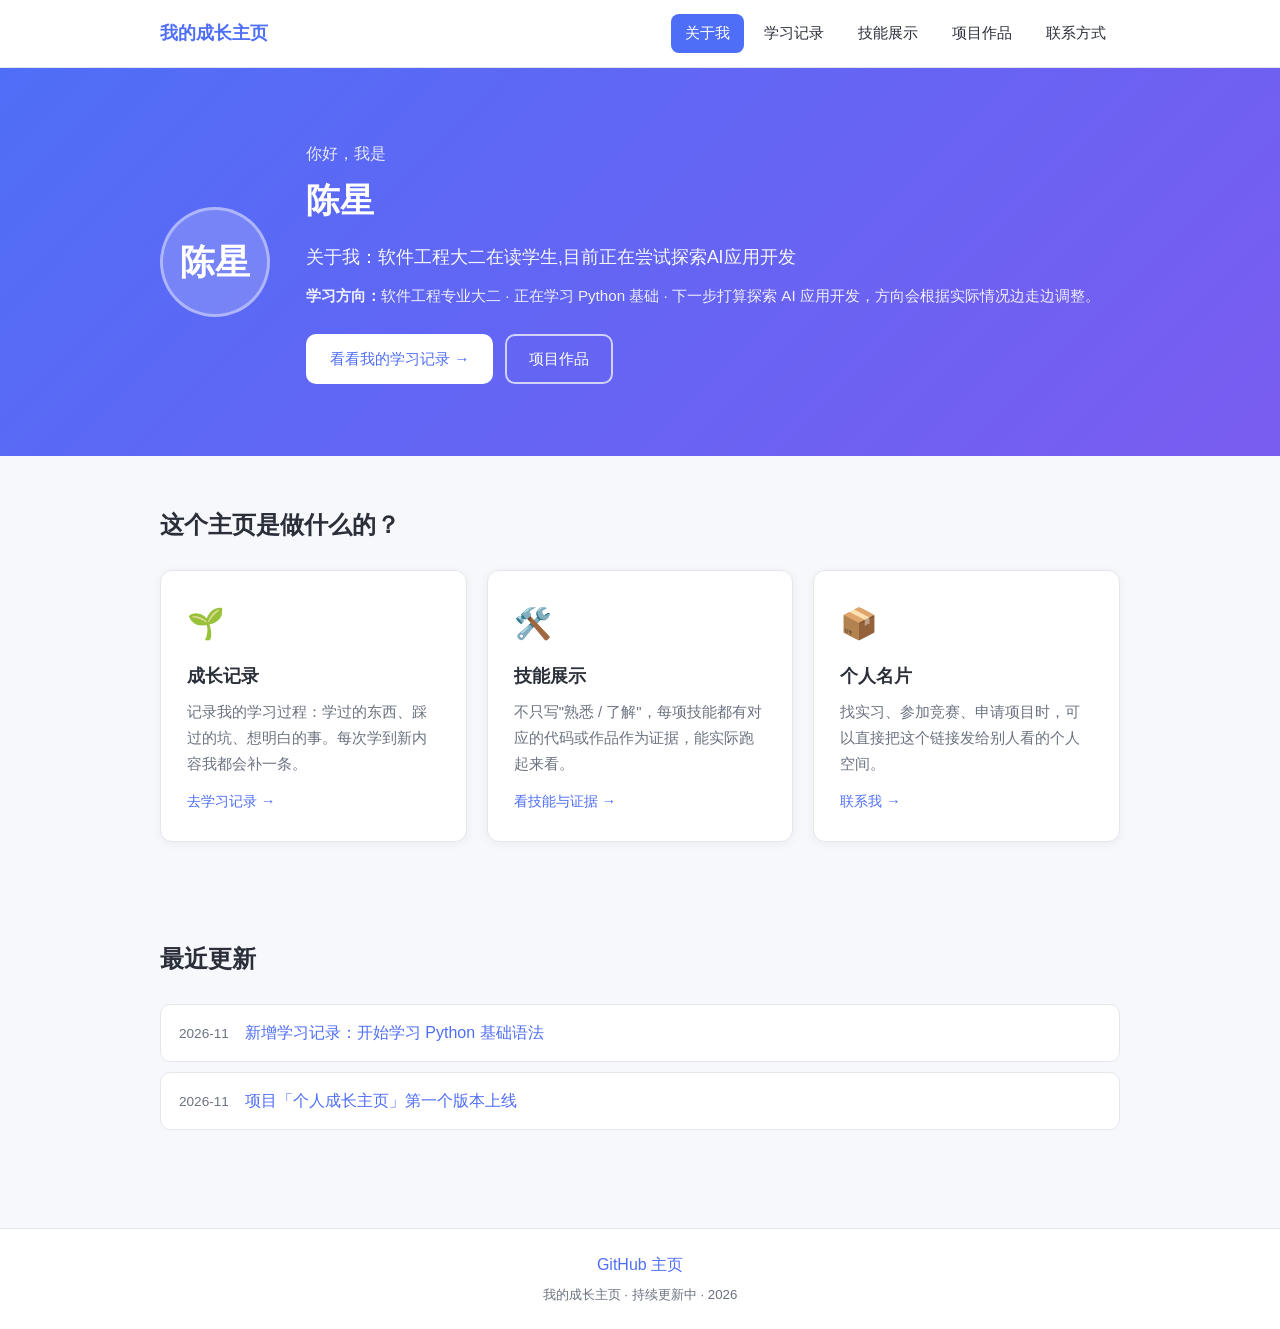
<file: index.html>
<!DOCTYPE html>
<html lang="zh-CN">
<head>
  <meta charset="UTF-8">
  <meta name="viewport" content="width=device-width, initial-scale=1.0">
  <title>首页 · 关于我 | 我的成长主页</title>
  <meta name="description" content="我的个人学习记录与技能展示主页">
  <link rel="stylesheet" href="css/style.css">
</head>
<body>

  <!-- 顶部导航栏：每个页面共用，当前页面会自动高亮（见 js/main.js） -->
  <header class="site-header">
    <nav class="nav container">
      <a href="index.html" class="nav-logo">我的成长主页</a>
      <ul class="nav-links" id="navLinks">
        <li><a href="index.html">关于我</a></li>
        <li><a href="records.html">学习记录</a></li>
        <li><a href="skills.html">技能展示</a></li>
        <li><a href="projects.html">项目作品</a></li>
        <li><a href="contact.html">联系方式</a></li>
      </ul>
      <button class="nav-toggle" id="navToggle" aria-label="打开菜单">☰</button>
    </nav>
  </header>

  <main>
    <!-- ① 关于我：我是谁 / 学习方向 / 一句话介绍 -->
    <section class="hero">
      <div class="container hero-inner">
        <div class="hero-avatar" aria-hidden="true">陈星</div>
        <div class="hero-text">
          <p class="hero-hello">你好，我是</p>
          <h1>陈星</h1>
          <p class="hero-intro">
            关于我：软件工程大二在读学生,目前正在尝试探索AI应用开发
          </p>
          <p class="hero-direction">
            <strong>学习方向：</strong>软件工程专业大二 · 正在学习 Python 基础 ·
            下一步打算探索 AI 应用开发，方向会根据实际情况边走边调整。
          </p>
          <div class="hero-actions">
            <a class="btn btn-primary" href="records.html">看看我的学习记录 →</a>
            <a class="btn btn-outline" href="projects.html">项目作品</a>
          </div>
        </div>
      </div>
    </section>

    <!-- 这个主页是干什么的（对应作业目的） -->
    <section class="container section">
      <h2 class="section-title">这个主页是做什么的？</h2>
      <div class="card-grid">
        <div class="card">
          <div class="card-icon">🌱</div>
          <h3>成长记录</h3>
          <p>记录我的学习过程：学过的东西、踩过的坑、想明白的事。每次学到新内容我都会补一条。</p>
          <a class="card-link" href="records.html">去学习记录 →</a>
        </div>
        <div class="card">
          <div class="card-icon">🛠️</div>
          <h3>技能展示</h3>
          <p>不只写"熟悉 / 了解"，每项技能都有对应的代码或作品作为证据，能实际跑起来看。</p>
          <a class="card-link" href="skills.html">看技能与证据 →</a>
        </div>
        <div class="card">
          <div class="card-icon">📦</div>
          <h3>个人名片</h3>
          <p>找实习、参加竞赛、申请项目时，可以直接把这个链接发给别人看的个人空间。</p>
          <a class="card-link" href="contact.html">联系我 →</a>
        </div>
      </div>
    </section>

    <!-- 最近更新（引导跳转到其他页面，满足"页面互相跳转"要求） -->
    <section class="container section">
      <h2 class="section-title">最近更新</h2>
      <ul class="update-list">
        <li>
          <span class="update-date">2026-11</span>
          <a href="records.html">新增学习记录：开始学习 Python 基础语法</a>
        </li>
        <li>
          <span class="update-date">2026-11</span>
          <a href="projects.html">项目「个人成长主页」第一个版本上线</a>
        </li>
        <!-- TODO: 每次更新内容后在这里加一条 -->
      </ul>
    </section>
  </main>

  <!-- 页脚：所有页面共用 -->
  <footer class="site-footer">
    <div class="container">
      <p>
        <a href="https://github.com/justdoit2812" target="_blank" rel="noopener">GitHub 主页</a>
      </p>
      <p class="footer-meta">我的成长主页 · 持续更新中 · <span id="year">2026</span></p>
    </div>
  </footer>

  <button id="backTop" class="back-top" title="回到顶部" aria-label="回到顶部">↑</button>
  <script src="js/main.js"></script>
</body>
</html>
</file>
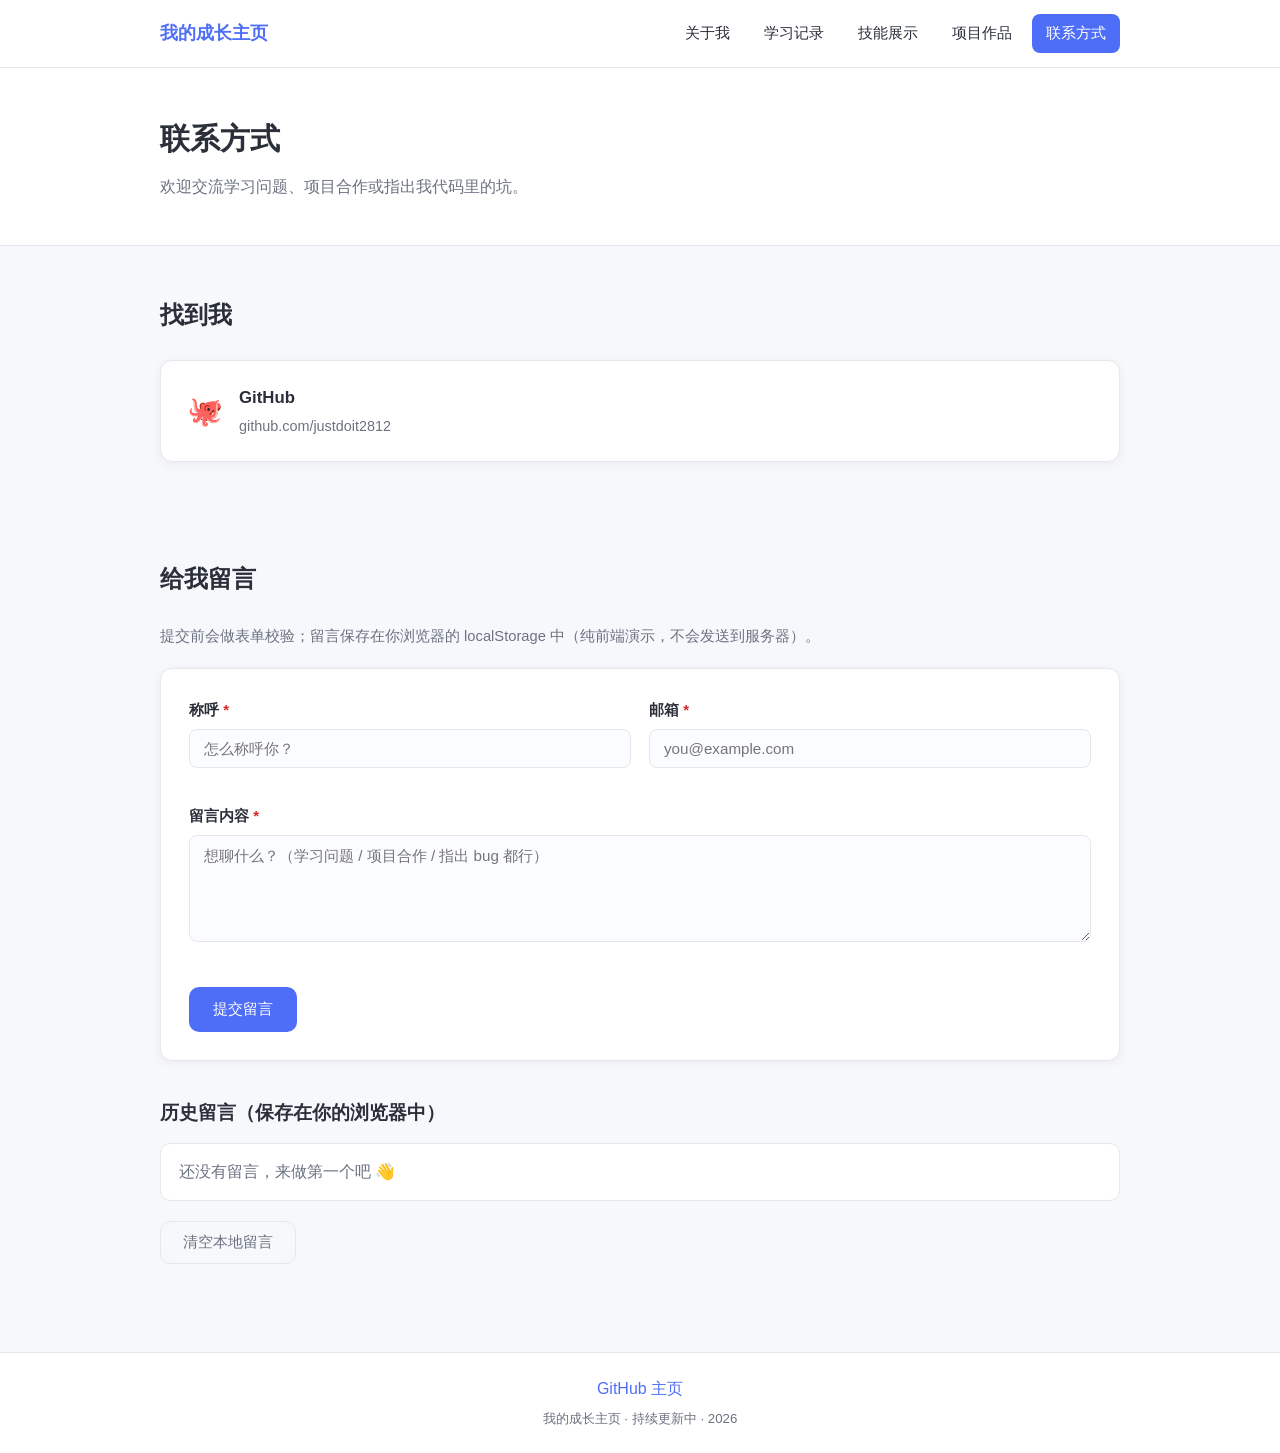
<file: contact.html>
<!DOCTYPE html>
<html lang="zh-CN">
<head>
  <meta charset="UTF-8">
  <meta name="viewport" content="width=device-width, initial-scale=1.0">
  <title>联系方式 | 我的成长主页</title>
  <link rel="stylesheet" href="css/style.css">
</head>
<body>

  <header class="site-header">
    <nav class="nav container">
      <a href="index.html" class="nav-logo">我的成长主页</a>
      <ul class="nav-links" id="navLinks">
        <li><a href="index.html">关于我</a></li>
        <li><a href="records.html">学习记录</a></li>
        <li><a href="skills.html">技能展示</a></li>
        <li><a href="projects.html">项目作品</a></li>
        <li><a href="contact.html">联系方式</a></li>
      </ul>
      <button class="nav-toggle" id="navToggle" aria-label="打开菜单">☰</button>
    </nav>
  </header>

  <main>
    <section class="page-head">
      <div class="container">
        <h1>联系方式</h1>
        <p>欢迎交流学习问题、项目合作或指出我代码里的坑。</p>
      </div>
    </section>

    <!-- ⑤ 联系方式：GitHub（不放手机号、住址等隐私信息） -->
    <section class="container section">
      <h2 class="section-title">找到我</h2>
      <div class="contact-grid">
        <a class="contact-card" href="https://github.com/justdoit2812" target="_blank" rel="noopener">
          <div class="contact-icon">🐙</div>
          <div>
            <h3>GitHub</h3>
            <p>github.com/justdoit2812</p>
          </div>
        </a>
      </div>
    </section>

    <!-- 交互元素：留言表单（JS 校验 + localStorage 保存，逻辑见 js/main.js） -->
    <section class="container section">
      <h2 class="section-title">给我留言</h2>
      <p class="form-desc">提交前会做表单校验；留言保存在你浏览器的 localStorage 中（纯前端演示，不会发送到服务器）。</p>

      <form id="messageForm" class="message-form" novalidate>
        <div class="form-row">
          <div class="form-field">
            <label for="name">称呼 <span class="required">*</span></label>
            <input type="text" id="name" name="name" placeholder="怎么称呼你？" maxlength="20">
            <p class="form-error" id="nameError"></p>
          </div>
          <div class="form-field">
            <label for="email">邮箱 <span class="required">*</span></label>
            <input type="email" id="email" name="email" placeholder="you@example.com">
            <p class="form-error" id="emailError"></p>
          </div>
        </div>
        <div class="form-field">
          <label for="message">留言内容 <span class="required">*</span></label>
          <textarea id="message" name="message" rows="5" placeholder="想聊什么？（学习问题 / 项目合作 / 指出 bug 都行）" maxlength="300"></textarea>
          <p class="form-error" id="messageError"></p>
        </div>
        <button type="submit" class="btn btn-primary">提交留言</button>
        <p class="form-success" id="formSuccess">✅ 提交成功！感谢留言，我会尽快查看。</p>
      </form>

      <div id="messageList" class="message-list-wrap">
        <h3>历史留言（保存在你的浏览器中）</h3>
        <ul id="messageListInner" class="message-list">
          <!-- 留言由 js/main.js 动态渲染 -->
        </ul>
        <button id="clearMessages" class="btn btn-ghost" type="button">清空本地留言</button>
      </div>
    </section>
  </main>

  <footer class="site-footer">
    <div class="container">
      <p>
        <a href="https://github.com/justdoit2812" target="_blank" rel="noopener">GitHub 主页</a>
      </p>
      <p class="footer-meta">我的成长主页 · 持续更新中 · <span id="year">2026</span></p>
    </div>
  </footer>

  <button id="backTop" class="back-top" title="回到顶部" aria-label="回到顶部">↑</button>
  <script src="js/main.js"></script>
</body>
</html>
</file>
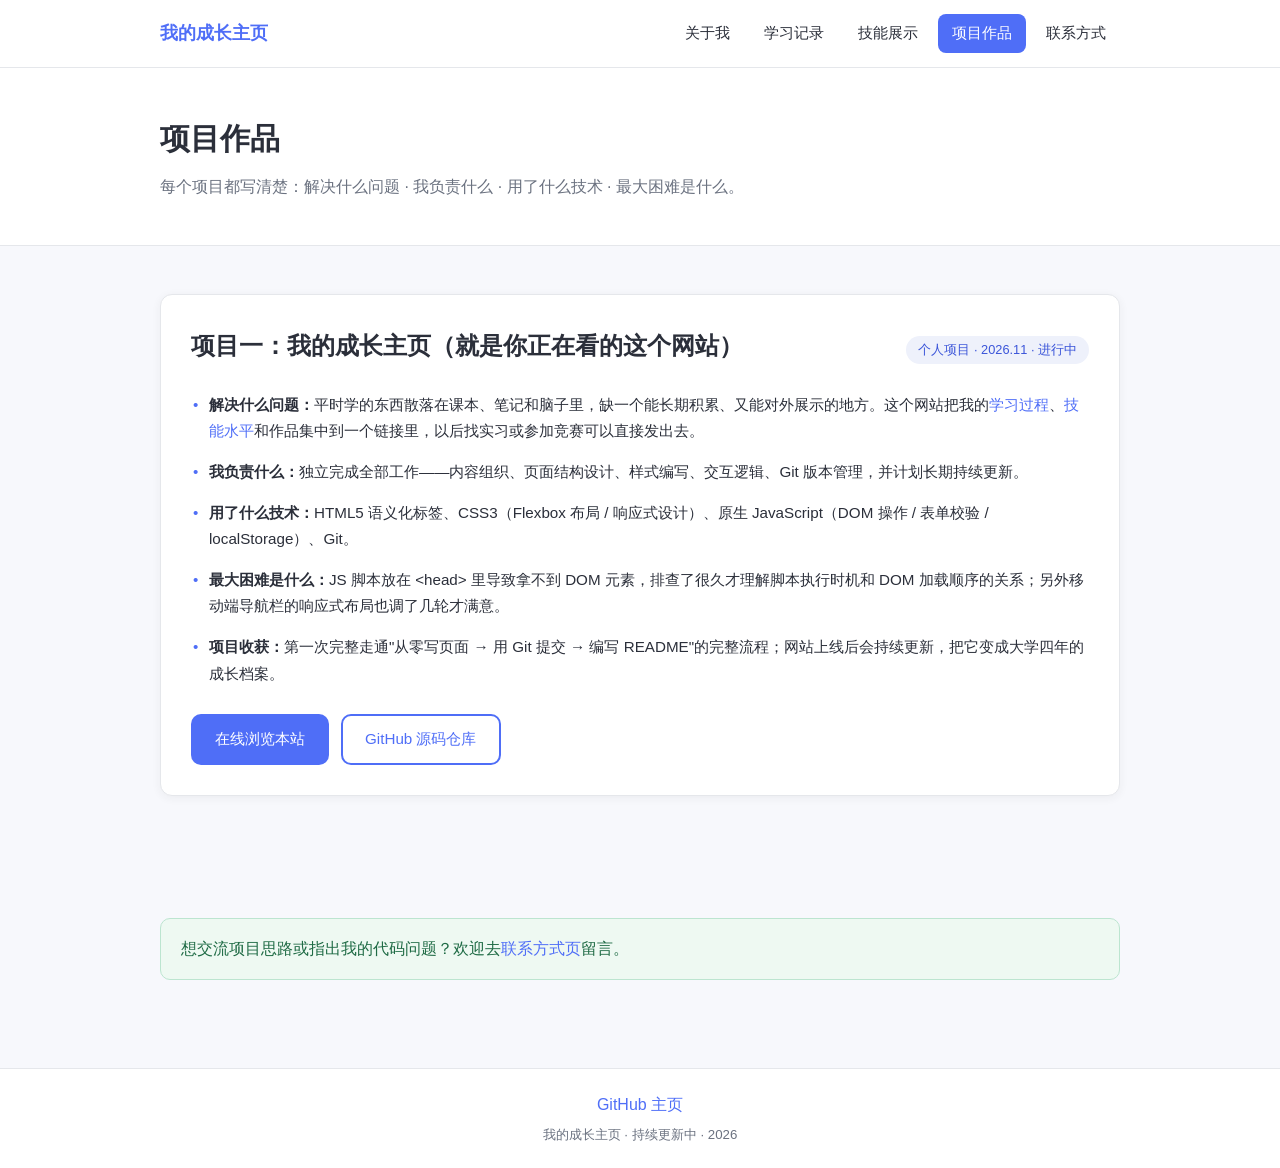
<file: projects.html>
<!DOCTYPE html>
<html lang="zh-CN">
<head>
  <meta charset="UTF-8">
  <meta name="viewport" content="width=device-width, initial-scale=1.0">
  <title>项目作品 | 我的成长主页</title>
  <link rel="stylesheet" href="css/style.css">
</head>
<body>

  <header class="site-header">
    <nav class="nav container">
      <a href="index.html" class="nav-logo">我的成长主页</a>
      <ul class="nav-links" id="navLinks">
        <li><a href="index.html">关于我</a></li>
        <li><a href="records.html">学习记录</a></li>
        <li><a href="skills.html">技能展示</a></li>
        <li><a href="projects.html">项目作品</a></li>
        <li><a href="contact.html">联系方式</a></li>
      </ul>
      <button class="nav-toggle" id="navToggle" aria-label="打开菜单">☰</button>
    </nav>
  </header>

  <main>
    <section class="page-head">
      <div class="container">
        <h1>项目作品</h1>
        <p>每个项目都写清楚：解决什么问题 · 我负责什么 · 用了什么技术 · 最大困难是什么。</p>
      </div>
    </section>

    <!-- ④ 项目作品：至少 1 个 -->
    <section class="container section">

      <!-- 项目一（即本网站本身，真实不编造） -->
      <article class="project-card">
        <div class="project-head">
          <h2>项目一：我的成长主页（就是你正在看的这个网站）</h2>
          <span class="project-tag">个人项目 · 2026.11 · 进行中</span>
        </div>
        <div class="project-grid">
          <div class="project-info">
            <ul class="record-list">
              <li><strong>解决什么问题：</strong>平时学的东西散落在课本、笔记和脑子里，缺一个能长期积累、又能对外展示的地方。这个网站把我的<a href="records.html">学习过程</a>、<a href="skills.html">技能水平</a>和作品集中到一个链接里，以后找实习或参加竞赛可以直接发出去。</li>
              <li><strong>我负责什么：</strong>独立完成全部工作——内容组织、页面结构设计、样式编写、交互逻辑、Git 版本管理，并计划长期持续更新。</li>
              <li><strong>用了什么技术：</strong>HTML5 语义化标签、CSS3（Flexbox 布局 / 响应式设计）、原生 JavaScript（DOM 操作 / 表单校验 / localStorage）、Git。</li>
              <li><strong>最大困难是什么：</strong>JS 脚本放在 &lt;head&gt; 里导致拿不到 DOM 元素，排查了很久才理解脚本执行时机和 DOM 加载顺序的关系；另外移动端导航栏的响应式布局也调了几轮才满意。</li>
              <li><strong>项目收获：</strong>第一次完整走通"从零写页面 → 用 Git 提交 → 编写 README"的完整流程；网站上线后会持续更新，把它变成大学四年的成长档案。</li>
            </ul>
          </div>
        </div>
        <div class="project-links">
          <a class="btn btn-primary" href="index.html">在线浏览本站</a>
          <a class="btn btn-outline" href="https://github.com/justdoit2812/growth-homepage" target="_blank" rel="noopener">GitHub 源码仓库</a>
        </div>
      </article>

      <!-- TODO: 后续做了新项目，复制上面这个 project-card 结构继续添加 -->
    </section>

    <section class="container section">
      <p class="tip">想交流项目思路或指出我的代码问题？欢迎去<a href="contact.html">联系方式页</a>留言。</p>
    </section>
  </main>

  <footer class="site-footer">
    <div class="container">
      <p>
        <a href="https://github.com/justdoit2812" target="_blank" rel="noopener">GitHub 主页</a>
      </p>
      <p class="footer-meta">我的成长主页 · 持续更新中 · <span id="year">2026</span></p>
    </div>
  </footer>

  <button id="backTop" class="back-top" title="回到顶部" aria-label="回到顶部">↑</button>
  <script src="js/main.js"></script>
</body>
</html>
</file>
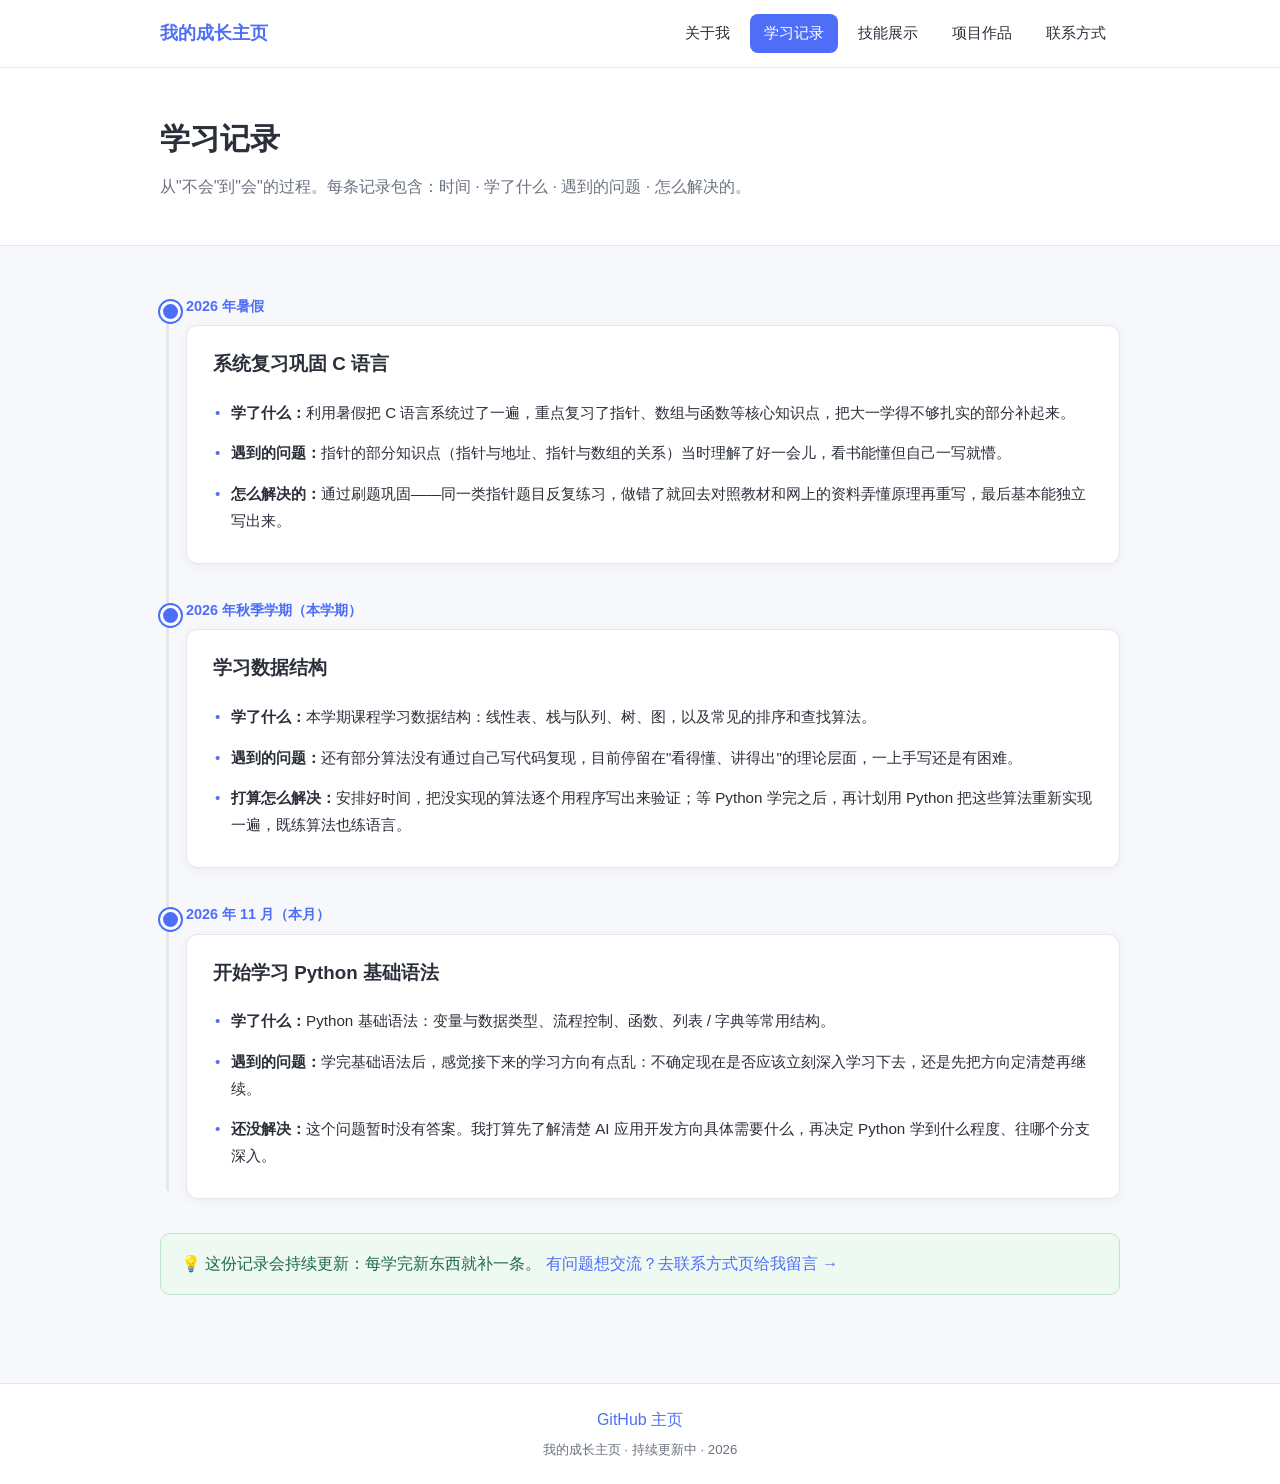
<file: records.html>
<!DOCTYPE html>
<html lang="zh-CN">
<head>
  <meta charset="UTF-8">
  <meta name="viewport" content="width=device-width, initial-scale=1.0">
  <title>学习记录 | 我的成长主页</title>
  <link rel="stylesheet" href="css/style.css">
</head>
<body>

  <header class="site-header">
    <nav class="nav container">
      <a href="index.html" class="nav-logo">我的成长主页</a>
      <ul class="nav-links" id="navLinks">
        <li><a href="index.html">关于我</a></li>
        <li><a href="records.html">学习记录</a></li>
        <li><a href="skills.html">技能展示</a></li>
        <li><a href="projects.html">项目作品</a></li>
        <li><a href="contact.html">联系方式</a></li>
      </ul>
      <button class="nav-toggle" id="navToggle" aria-label="打开菜单">☰</button>
    </nav>
  </header>

  <main>
    <section class="page-head">
      <div class="container">
        <h1>学习记录</h1>
        <p>从"不会"到"会"的过程。每条记录包含：时间 · 学了什么 · 遇到的问题 · 怎么解决的。</p>
      </div>
    </section>

    <!-- ② 学习记录：时间线形式，每条包含 时间/学了什么/问题/解决方式 -->
    <section class="container section">
      <ol class="timeline">

        <li class="timeline-item">
          <div class="timeline-date">2026 年暑假</div>
          <div class="timeline-body">
            <h3>系统复习巩固 C 语言</h3>
            <ul class="record-list">
              <li><strong>学了什么：</strong>利用暑假把 C 语言系统过了一遍，重点复习了指针、数组与函数等核心知识点，把大一学得不够扎实的部分补起来。</li>
              <li><strong>遇到的问题：</strong>指针的部分知识点（指针与地址、指针与数组的关系）当时理解了好一会儿，看书能懂但自己一写就懵。</li>
              <li><strong>怎么解决的：</strong>通过刷题巩固——同一类指针题目反复练习，做错了就回去对照教材和网上的资料弄懂原理再重写，最后基本能独立写出来。</li>
            </ul>
          </div>
        </li>

        <li class="timeline-item">
          <div class="timeline-date">2026 年秋季学期（本学期）</div>
          <div class="timeline-body">
            <h3>学习数据结构</h3>
            <ul class="record-list">
              <li><strong>学了什么：</strong>本学期课程学习数据结构：线性表、栈与队列、树、图，以及常见的排序和查找算法。</li>
              <li><strong>遇到的问题：</strong>还有部分算法没有通过自己写代码复现，目前停留在"看得懂、讲得出"的理论层面，一上手写还是有困难。</li>
              <li><strong>打算怎么解决：</strong>安排好时间，把没实现的算法逐个用程序写出来验证；等 Python 学完之后，再计划用 Python 把这些算法重新实现一遍，既练算法也练语言。</li>
            </ul>
          </div>
        </li>

        <li class="timeline-item">
          <div class="timeline-date">2026 年 11 月（本月）</div>
          <div class="timeline-body">
            <h3>开始学习 Python 基础语法</h3>
            <ul class="record-list">
              <li><strong>学了什么：</strong>Python 基础语法：变量与数据类型、流程控制、函数、列表 / 字典等常用结构。</li>
              <li><strong>遇到的问题：</strong>学完基础语法后，感觉接下来的学习方向有点乱：不确定现在是否应该立刻深入学习下去，还是先把方向定清楚再继续。</li>
              <li><strong>还没解决：</strong>这个问题暂时没有答案。我打算先了解清楚 AI 应用开发方向具体需要什么，再决定 Python 学到什么程度、往哪个分支深入。</li>
            </ul>
          </div>
        </li>

        <!-- TODO: 每学完新东西，复制上面一个 timeline-item 在这里继续添加 -->

      </ol>

      <p class="tip">
        💡 这份记录会持续更新：每学完新东西就补一条。
        <a href="contact.html">有问题想交流？去联系方式页给我留言 →</a>
      </p>
    </section>
  </main>

  <footer class="site-footer">
    <div class="container">
      <p>
        <a href="https://github.com/justdoit2812" target="_blank" rel="noopener">GitHub 主页</a>
      </p>
      <p class="footer-meta">我的成长主页 · 持续更新中 · <span id="year">2026</span></p>
    </div>
  </footer>

  <button id="backTop" class="back-top" title="回到顶部" aria-label="回到顶部">↑</button>
  <script src="js/main.js"></script>
</body>
</html>
</file>
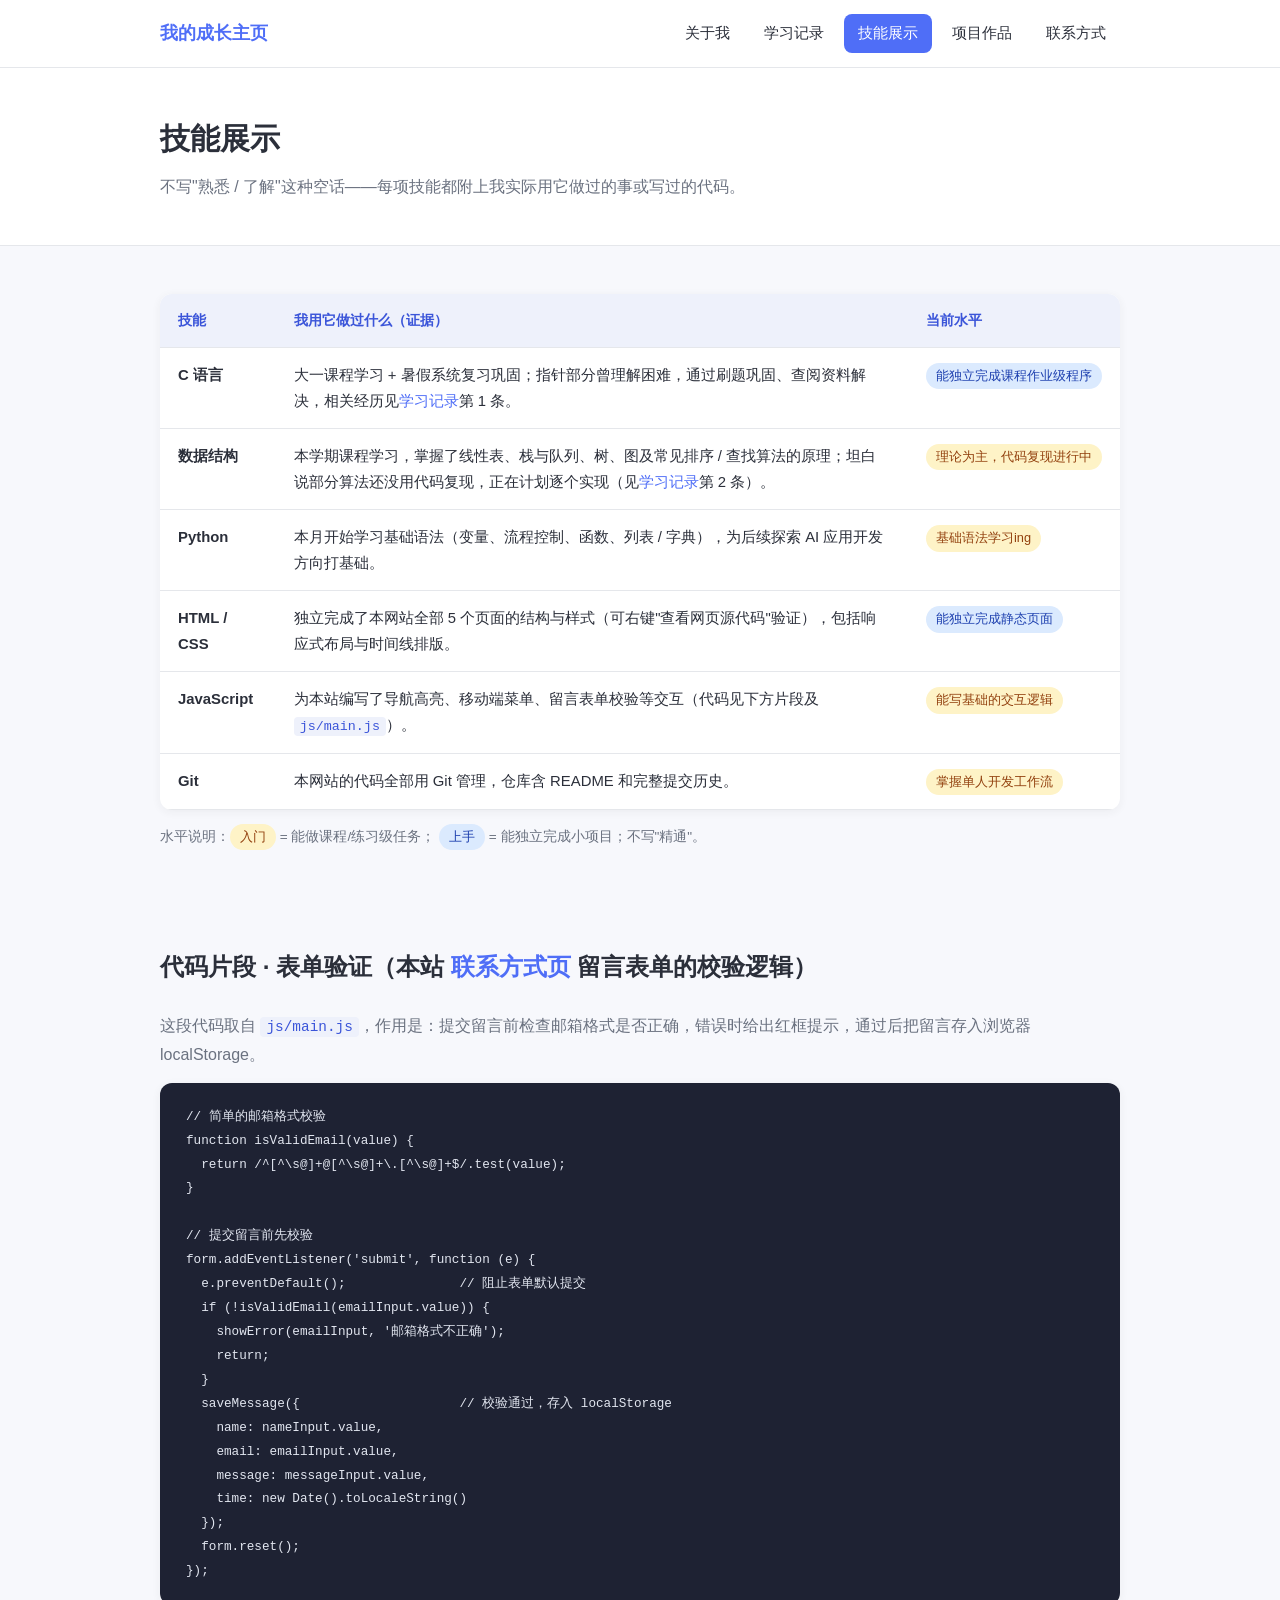
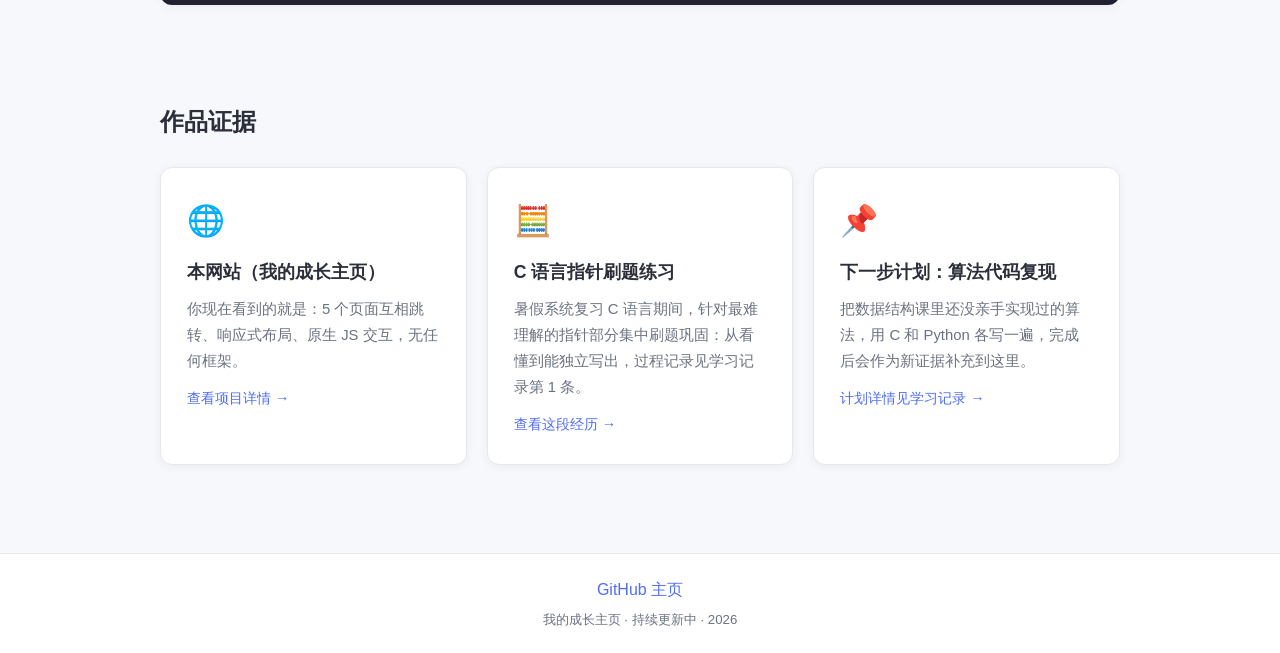
<file: skills.html>
<!DOCTYPE html>
<html lang="zh-CN">
<head>
  <meta charset="UTF-8">
  <meta name="viewport" content="width=device-width, initial-scale=1.0">
  <title>技能展示 | 我的成长主页</title>
  <link rel="stylesheet" href="css/style.css">
</head>
<body>

  <header class="site-header">
    <nav class="nav container">
      <a href="index.html" class="nav-logo">我的成长主页</a>
      <ul class="nav-links" id="navLinks">
        <li><a href="index.html">关于我</a></li>
        <li><a href="records.html">学习记录</a></li>
        <li><a href="skills.html">技能展示</a></li>
        <li><a href="projects.html">项目作品</a></li>
        <li><a href="contact.html">联系方式</a></li>
      </ul>
      <button class="nav-toggle" id="navToggle" aria-label="打开菜单">☰</button>
    </nav>
  </header>

  <main>
    <section class="page-head">
      <div class="container">
        <h1>技能展示</h1>
        <p>不写"熟悉 / 了解"这种空话——每项技能都附上我实际用它做过的事或写过的代码。</p>
      </div>
    </section>

    <!-- ③ 技能展示：技能 + 用它做过什么（证据） -->
    <section class="container section">
      <div class="skill-table">
        <table>
          <thead>
            <tr>
              <th>技能</th>
              <th>我用它做过什么（证据）</th>
              <th>当前水平</th>
            </tr>
          </thead>
          <tbody>
            <!-- 陈星的真实技能与证据 -->
            <tr>
              <td><strong>C 语言</strong></td>
              <td>大一课程学习 + 暑假系统复习巩固；指针部分曾理解困难，通过刷题巩固、查阅资料解决，相关经历见<a href="records.html">学习记录</a>第 1 条。</td>
              <td><span class="level level-2">能独立完成课程作业级程序</span></td>
            </tr>
            <tr>
              <td><strong>数据结构</strong></td>
              <td>本学期课程学习，掌握了线性表、栈与队列、树、图及常见排序 / 查找算法的原理；坦白说部分算法还没用代码复现，正在计划逐个实现（见<a href="records.html">学习记录</a>第 2 条）。</td>
              <td><span class="level level-1">理论为主，代码复现进行中</span></td>
            </tr>
            <tr>
              <td><strong>Python</strong></td>
              <td>本月开始学习基础语法（变量、流程控制、函数、列表 / 字典），为后续探索 AI 应用开发方向打基础。</td>
              <td><span class="level level-1">基础语法学习ing</span></td>
            </tr>
            <tr>
              <td><strong>HTML / CSS</strong></td>
              <td>独立完成了本网站全部 5 个页面的结构与样式（可右键"查看网页源代码"验证），包括响应式布局与时间线排版。</td>
              <td><span class="level level-2">能独立完成静态页面</span></td>
            </tr>
            <tr>
              <td><strong>JavaScript</strong></td>
              <td>为本站编写了导航高亮、移动端菜单、留言表单校验等交互（代码见下方片段及 <code>js/main.js</code>）。</td>
              <td><span class="level level-1">能写基础的交互逻辑</span></td>
            </tr>
            <tr>
              <td><strong>Git</strong></td>
              <td>本网站的代码全部用 Git 管理，仓库含 README 和完整提交历史。</td>
              <td><span class="level level-1">掌握单人开发工作流</span></td>
            </tr>
          </tbody>
        </table>
        <p class="level-legend">
          水平说明：<span class="level level-1">入门</span> = 能做课程/练习级任务；
          <span class="level level-2">上手</span> = 能独立完成小项目；不写"精通"。
        </p>
      </div>
    </section>

    <!-- 证据 1：代码片段（本站表单校验的真实代码） -->
    <section class="container section">
      <h2 class="section-title">代码片段 · 表单验证（本站 <a href="contact.html">联系方式页</a> 留言表单的校验逻辑）</h2>
      <p class="code-desc">这段代码取自 <code>js/main.js</code>，作用是：提交留言前检查邮箱格式是否正确，错误时给出红框提示，通过后把留言存入浏览器 localStorage。</p>
      <pre class="code-block"><code>// 简单的邮箱格式校验
function isValidEmail(value) {
  return /^[^\s@]+@[^\s@]+\.[^\s@]+$/.test(value);
}

// 提交留言前先校验
form.addEventListener('submit', function (e) {
  e.preventDefault();               // 阻止表单默认提交
  if (!isValidEmail(emailInput.value)) {
    showError(emailInput, '邮箱格式不正确');
    return;
  }
  saveMessage({                     // 校验通过，存入 localStorage
    name: nameInput.value,
    email: emailInput.value,
    message: messageInput.value,
    time: new Date().toLocaleString()
  });
  form.reset();
});</code></pre>
    </section>

    <!-- 证据 2：作品链接 -->
    <section class="container section">
      <h2 class="section-title">作品证据</h2>
      <div class="card-grid">
        <div class="card">
          <div class="card-icon">🌐</div>
          <h3>本网站（我的成长主页）</h3>
          <p>你现在看到的就是：5 个页面互相跳转、响应式布局、原生 JS 交互，无任何框架。</p>
          <a class="card-link" href="projects.html">查看项目详情 →</a>
        </div>
        <div class="card">
          <div class="card-icon">🧮</div>
          <h3>C 语言指针刷题练习</h3>
          <p>暑假系统复习 C 语言期间，针对最难理解的指针部分集中刷题巩固：从看懂到能独立写出，过程记录见学习记录第 1 条。</p>
          <a class="card-link" href="records.html">查看这段经历 →</a>
        </div>
        <div class="card">
          <div class="card-icon">📌</div>
          <h3>下一步计划：算法代码复现</h3>
          <p>把数据结构课里还没亲手实现过的算法，用 C 和 Python 各写一遍，完成后会作为新证据补充到这里。</p>
          <a class="card-link" href="records.html">计划详情见学习记录 →</a>
        </div>
      </div>
    </section>
  </main>

  <footer class="site-footer">
    <div class="container">
      <p>
        <a href="https://github.com/justdoit2812" target="_blank" rel="noopener">GitHub 主页</a>
      </p>
      <p class="footer-meta">我的成长主页 · 持续更新中 · <span id="year">2026</span></p>
    </div>
  </footer>

  <button id="backTop" class="back-top" title="回到顶部" aria-label="回到顶部">↑</button>
  <script src="js/main.js"></script>
</body>
</html>
</file>
<file: css/style.css>
/* ============================================================
   我的成长主页 · 共享样式表
   所有页面引用本文件，修改全局外观只需改这里
   ============================================================ */

/* ---------- 基础与变量 ---------- */
:root {
  --color-primary: #4f6ef7;      /* 主色：靛蓝 */
  --color-primary-dark: #3b55d9;
  --color-bg: #f7f8fc;           /* 页面背景 */
  --color-surface: #ffffff;      /* 卡片背景 */
  --color-text: #2b2f3a;         /* 正文文字 */
  --color-text-light: #6b7280;   /* 次要文字 */
  --color-border: #e5e7eb;
  --color-error: #dc2626;
  --color-success: #059669;
  --radius: 12px;
  --shadow: 0 2px 10px rgba(43, 47, 58, 0.06);
}

/* 统一盒模型：宽度即所见宽度（学习记录里踩过的坑） */
* { box-sizing: border-box; margin: 0; padding: 0; }

body {
  font-family: -apple-system, "PingFang SC", "Microsoft YaHei", "Segoe UI", sans-serif;
  background: var(--color-bg);
  color: var(--color-text);
  line-height: 1.75;
  min-height: 100vh;
  display: flex;
  flex-direction: column;
}

main { flex: 1; }

a { color: var(--color-primary); text-decoration: none; }
a:hover { text-decoration: underline; }

code {
  font-family: Consolas, "Courier New", monospace;
  background: #eef1fb;
  color: var(--color-primary-dark);
  padding: 2px 6px;
  border-radius: 4px;
  font-size: 0.9em;
}

.container { width: min(960px, 92%); margin: 0 auto; }
.section { padding: 48px 0; }

/* ---------- 顶部导航 ---------- */
.site-header {
  background: var(--color-surface);
  border-bottom: 1px solid var(--color-border);
  position: sticky;
  top: 0;
  z-index: 100;
}

.nav {
  display: flex;
  align-items: center;
  justify-content: space-between;
  padding: 14px 0;
  flex-wrap: wrap;
}

.nav-logo {
  font-weight: 700;
  font-size: 1.1rem;
  color: var(--color-primary);
}

.nav-links {
  display: flex;
  gap: 6px;
  list-style: none;
}

.nav-links a {
  display: block;
  padding: 6px 14px;
  border-radius: 8px;
  color: var(--color-text);
  font-size: 0.95rem;
  transition: background 0.2s;
}

.nav-links a:hover { background: #eef1fb; text-decoration: none; }

/* 当前页面高亮（由 js/main.js 添加 .active 类） */
.nav-links a.active {
  background: var(--color-primary);
  color: #fff;
}

.nav-toggle {
  display: none;
  background: none;
  border: none;
  font-size: 1.5rem;
  cursor: pointer;
  color: var(--color-text);
}

/* ---------- 首页 Hero ---------- */
.hero {
  background: linear-gradient(135deg, #4f6ef7 0%, #7a5cf0 100%);
  color: #fff;
  padding: 72px 0;
}

.hero-inner { display: flex; gap: 36px; align-items: center; flex-wrap: wrap; }

.hero-avatar {
  width: 110px;
  height: 110px;
  border-radius: 50%;
  background: rgba(255, 255, 255, 0.18);
  display: flex;
  align-items: center;
  justify-content: center;
  font-size: 2.2rem;
  font-weight: 700;
  flex-shrink: 0;
  border: 3px solid rgba(255, 255, 255, 0.4);
}

.hero-hello { opacity: 0.85; }
.hero-text h1 { font-size: 2.1rem; margin: 4px 0 12px; }
.hero-intro { font-size: 1.1rem; opacity: 0.95; }
.hero-direction { margin-top: 10px; opacity: 0.9; font-size: 0.95rem; }
.hero-actions { margin-top: 24px; display: flex; gap: 12px; flex-wrap: wrap; }

/* ---------- 按钮 ---------- */
.btn {
  display: inline-block;
  padding: 10px 22px;
  border-radius: 10px;
  font-size: 0.95rem;
  border: 2px solid transparent;
  cursor: pointer;
  transition: all 0.2s;
}

.btn-primary { background: var(--color-primary); color: #fff; }
.btn-primary:hover { background: var(--color-primary-dark); text-decoration: none; }

.hero .btn-primary { background: #fff; color: var(--color-primary); }
.hero .btn-primary:hover { background: #f0f2ff; }
.hero .btn-outline { border-color: rgba(255,255,255,0.7); color: #fff; }
.hero .btn-outline:hover { background: rgba(255,255,255,0.12); text-decoration: none; }

.btn-outline { border-color: var(--color-primary); color: var(--color-primary); background: transparent; }
.btn-outline:hover { background: #eef1fb; text-decoration: none; }

.btn-ghost { background: none; border: 1px solid var(--color-border); color: var(--color-text-light); }
.btn-ghost:hover { border-color: var(--color-error); color: var(--color-error); }

/* ---------- 通用区块标题 ---------- */
.section-title { font-size: 1.5rem; margin-bottom: 24px; }

.page-head {
  background: var(--color-surface);
  border-bottom: 1px solid var(--color-border);
  padding: 44px 0;
}
.page-head h1 { font-size: 1.9rem; margin-bottom: 8px; }
.page-head p { color: var(--color-text-light); }

/* ---------- 卡片 ---------- */
.card-grid {
  display: grid;
  grid-template-columns: repeat(auto-fit, minmax(260px, 1fr));
  gap: 20px;
}

.card {
  background: var(--color-surface);
  border: 1px solid var(--color-border);
  border-radius: var(--radius);
  padding: 26px;
  box-shadow: var(--shadow);
}

.card-icon { font-size: 1.9rem; margin-bottom: 10px; }
.card h3 { margin-bottom: 8px; font-size: 1.1rem; }
.card p { color: var(--color-text-light); font-size: 0.93rem; }
.card-link { display: inline-block; margin-top: 12px; font-size: 0.9rem; }

/* ---------- 最近更新列表 ---------- */
.update-list { list-style: none; }
.update-list li {
  background: var(--color-surface);
  border: 1px solid var(--color-border);
  border-radius: 10px;
  padding: 14px 18px;
  margin-bottom: 10px;
  display: flex;
  gap: 16px;
  align-items: baseline;
}
.update-date { color: var(--color-text-light); font-size: 0.85rem; flex-shrink: 0; }

/* ---------- 学习记录：时间线 ---------- */
.timeline { list-style: none; position: relative; padding-left: 26px; }
.timeline::before {
  content: "";
  position: absolute;
  left: 6px;
  top: 8px;
  bottom: 8px;
  width: 3px;
  background: var(--color-border);
  border-radius: 2px;
}

.timeline-item { position: relative; margin-bottom: 34px; }
.timeline-item::before {
  content: "";
  position: absolute;
  left: -26px;
  top: 7px;
  width: 15px;
  height: 15px;
  border-radius: 50%;
  background: var(--color-primary);
  border: 3px solid #fff;
  box-shadow: 0 0 0 2px var(--color-primary);
}

.timeline-date {
  color: var(--color-primary);
  font-weight: 600;
  font-size: 0.9rem;
  margin-bottom: 6px;
}

.timeline-body {
  background: var(--color-surface);
  border: 1px solid var(--color-border);
  border-radius: var(--radius);
  padding: 22px 26px;
  box-shadow: var(--shadow);
}

.timeline-body h3 { margin-bottom: 12px; }

.record-list { list-style: none; }
.record-list li {
  padding: 7px 0 7px 18px;
  position: relative;
  color: var(--color-text);
  font-size: 0.95rem;
}
.record-list li::before {
  content: "•";
  position: absolute;
  left: 2px;
  color: var(--color-primary);
}

.tip {
  background: #eef9f2;
  border: 1px solid #bce5d0;
  border-radius: 10px;
  padding: 16px 20px;
  color: #1f6b45;
}

/* ---------- 技能表格 ---------- */
.skill-table table {
  width: 100%;
  border-collapse: collapse;
  background: var(--color-surface);
  border-radius: var(--radius);
  overflow: hidden;
  box-shadow: var(--shadow);
}

.skill-table th, .skill-table td {
  padding: 14px 18px;
  text-align: left;
  border-bottom: 1px solid var(--color-border);
  vertical-align: top;
  font-size: 0.93rem;
}

.skill-table th {
  background: #eef1fb;
  color: var(--color-primary-dark);
  font-size: 0.9rem;
}

.level {
  display: inline-block;
  padding: 2px 10px;
  border-radius: 999px;
  font-size: 0.8rem;
  white-space: nowrap;
}
.level-1 { background: #fef3c7; color: #92400e; }
.level-2 { background: #dbeafe; color: #1e40af; }

.level-legend { margin-top: 14px; color: var(--color-text-light); font-size: 0.85rem; }

/* ---------- 代码块 ---------- */
.code-desc { color: var(--color-text-light); margin-bottom: 14px; }

.code-block {
  background: #1e2233;
  color: #e2e6f0;
  border-radius: var(--radius);
  padding: 22px 26px;
  overflow-x: auto;
  font-size: 0.88rem;
  line-height: 1.7;
  box-shadow: var(--shadow);
}

.code-block code { background: none; color: inherit; padding: 0; }

/* ---------- 项目卡片 ---------- */
.project-card {
  background: var(--color-surface);
  border: 1px solid var(--color-border);
  border-radius: var(--radius);
  padding: 30px;
  box-shadow: var(--shadow);
  margin-bottom: 26px;
}

.project-head {
  display: flex;
  justify-content: space-between;
  align-items: baseline;
  flex-wrap: wrap;
  gap: 10px;
  margin-bottom: 18px;
}

.project-tag {
  background: #eef1fb;
  color: var(--color-primary-dark);
  padding: 3px 12px;
  border-radius: 999px;
  font-size: 0.8rem;
  white-space: nowrap;
}

.project-links { margin-top: 20px; display: flex; gap: 12px; flex-wrap: wrap; }

/* ---------- 联系方式 ---------- */
.contact-grid {
  display: grid;
  grid-template-columns: repeat(auto-fit, minmax(280px, 1fr));
  gap: 18px;
}

.contact-card {
  display: flex;
  gap: 16px;
  align-items: center;
  background: var(--color-surface);
  border: 1px solid var(--color-border);
  border-radius: var(--radius);
  padding: 22px 26px;
  box-shadow: var(--shadow);
  color: var(--color-text);
  transition: transform 0.15s, border-color 0.15s;
}

.contact-card:hover {
  transform: translateY(-2px);
  border-color: var(--color-primary);
  text-decoration: none;
}

.contact-icon { font-size: 1.8rem; }
.contact-card h3 { font-size: 1.05rem; margin-bottom: 2px; }
.contact-card p { color: var(--color-text-light); font-size: 0.9rem; }

/* ---------- 留言表单 ---------- */
.form-desc { color: var(--color-text-light); margin-bottom: 18px; font-size: 0.92rem; }

.message-form {
  background: var(--color-surface);
  border: 1px solid var(--color-border);
  border-radius: var(--radius);
  padding: 28px;
  box-shadow: var(--shadow);
}

.form-row { display: flex; gap: 18px; flex-wrap: wrap; }
.form-row .form-field { flex: 1; min-width: 220px; }

.form-field { margin-bottom: 18px; }
.form-field label { display: block; font-weight: 600; margin-bottom: 6px; font-size: 0.93rem; }
.required { color: var(--color-error); }

.form-field input,
.form-field textarea {
  width: 100%;
  padding: 10px 14px;
  border: 1.5px solid var(--color-border);
  border-radius: 8px;
  font-size: 0.95rem;
  font-family: inherit;
  background: #fbfcff;
  transition: border-color 0.2s;
}

.form-field input:focus,
.form-field textarea:focus {
  outline: none;
  border-color: var(--color-primary);
}

/* 校验失败时由 JS 添加 .invalid */
.form-field input.invalid,
.form-field textarea.invalid { border-color: var(--color-error); }

.form-error { color: var(--color-error); font-size: 0.83rem; margin-top: 4px; min-height: 1em; }

.form-success {
  display: none;
  color: var(--color-success);
  margin-top: 14px;
  font-size: 0.92rem;
}
.form-success.show { display: block; }

/* ---------- 留言列表 ---------- */
.message-list-wrap { margin-top: 36px; }
.message-list-wrap h3 { margin-bottom: 14px; }

.message-list { list-style: none; }
.message-list li {
  background: var(--color-surface);
  border: 1px solid var(--color-border);
  border-radius: 10px;
  padding: 14px 18px;
  margin-bottom: 10px;
}
.message-list .msg-meta { color: var(--color-text-light); font-size: 0.82rem; margin-bottom: 4px; }
.message-list .empty-tip { color: var(--color-text-light); }

#clearMessages { margin-top: 10px; }

/* ---------- 页脚 ---------- */
.site-footer {
  background: var(--color-surface);
  border-top: 1px solid var(--color-border);
  padding: 22px 0;
  text-align: center;
  margin-top: 40px;
}

.footer-meta { color: var(--color-text-light); font-size: 0.83rem; margin-top: 4px; }

/* ---------- 回到顶部 ---------- */
.back-top {
  position: fixed;
  right: 24px;
  bottom: 24px;
  width: 44px;
  height: 44px;
  border-radius: 50%;
  border: none;
  background: var(--color-primary);
  color: #fff;
  font-size: 1.2rem;
  cursor: pointer;
  opacity: 0;
  pointer-events: none;
  transition: opacity 0.25s, transform 0.25s;
  transform: translateY(8px);
  box-shadow: 0 4px 12px rgba(79, 110, 247, 0.4);
}

.back-top.show { opacity: 1; pointer-events: auto; transform: translateY(0); }
.back-top:hover { background: var(--color-primary-dark); }

/* ---------- 响应式：移动端 ---------- */
@media (max-width: 720px) {
  .nav-toggle { display: block; order: 3; }

  .nav-links {
    display: none;
    width: 100%;
    flex-direction: column;
    padding: 8px 0 14px;
  }

  /* 展开菜单时由 JS 添加 .open */
  .nav-links.open { display: flex; }

  .hero { padding: 48px 0; }
  .hero-text h1 { font-size: 1.6rem; }
  .form-row { flex-direction: column; }
  .timeline { padding-left: 22px; }
  .section { padding: 32px 0; }
}
</file>
